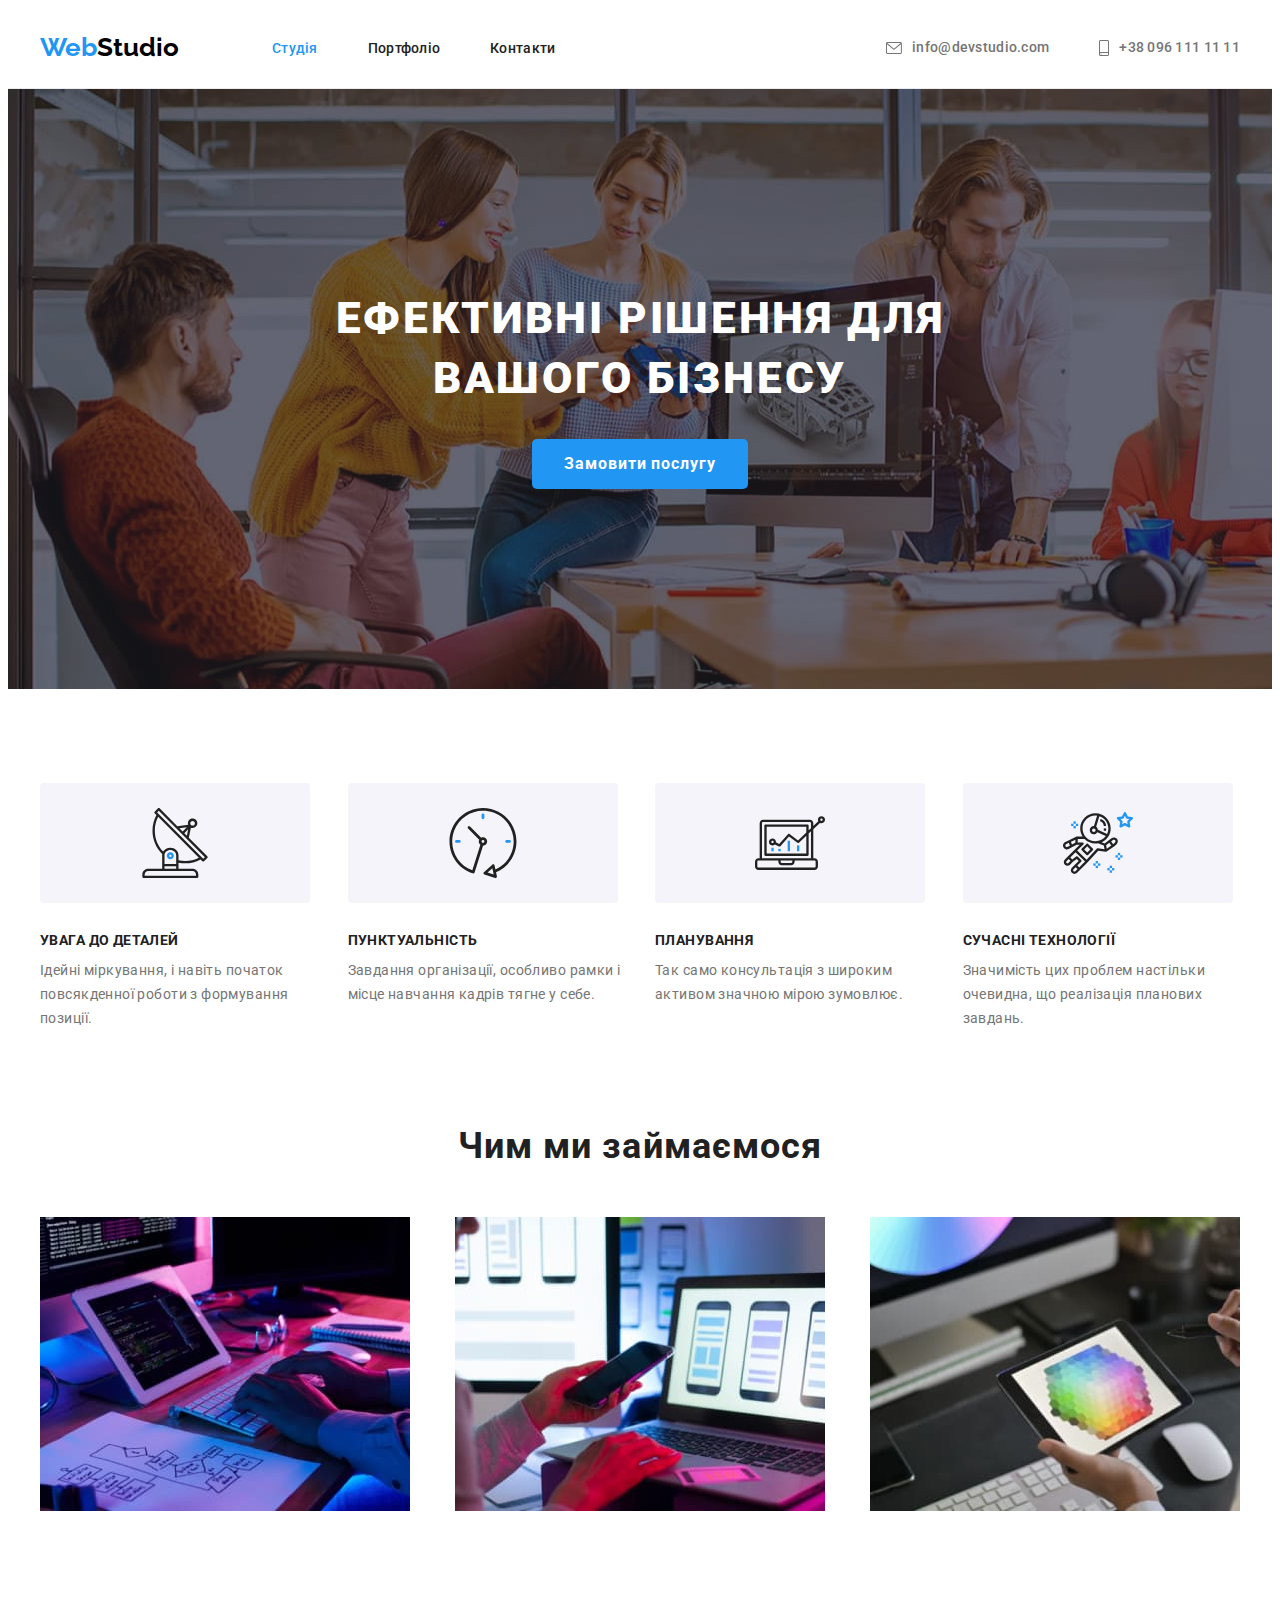
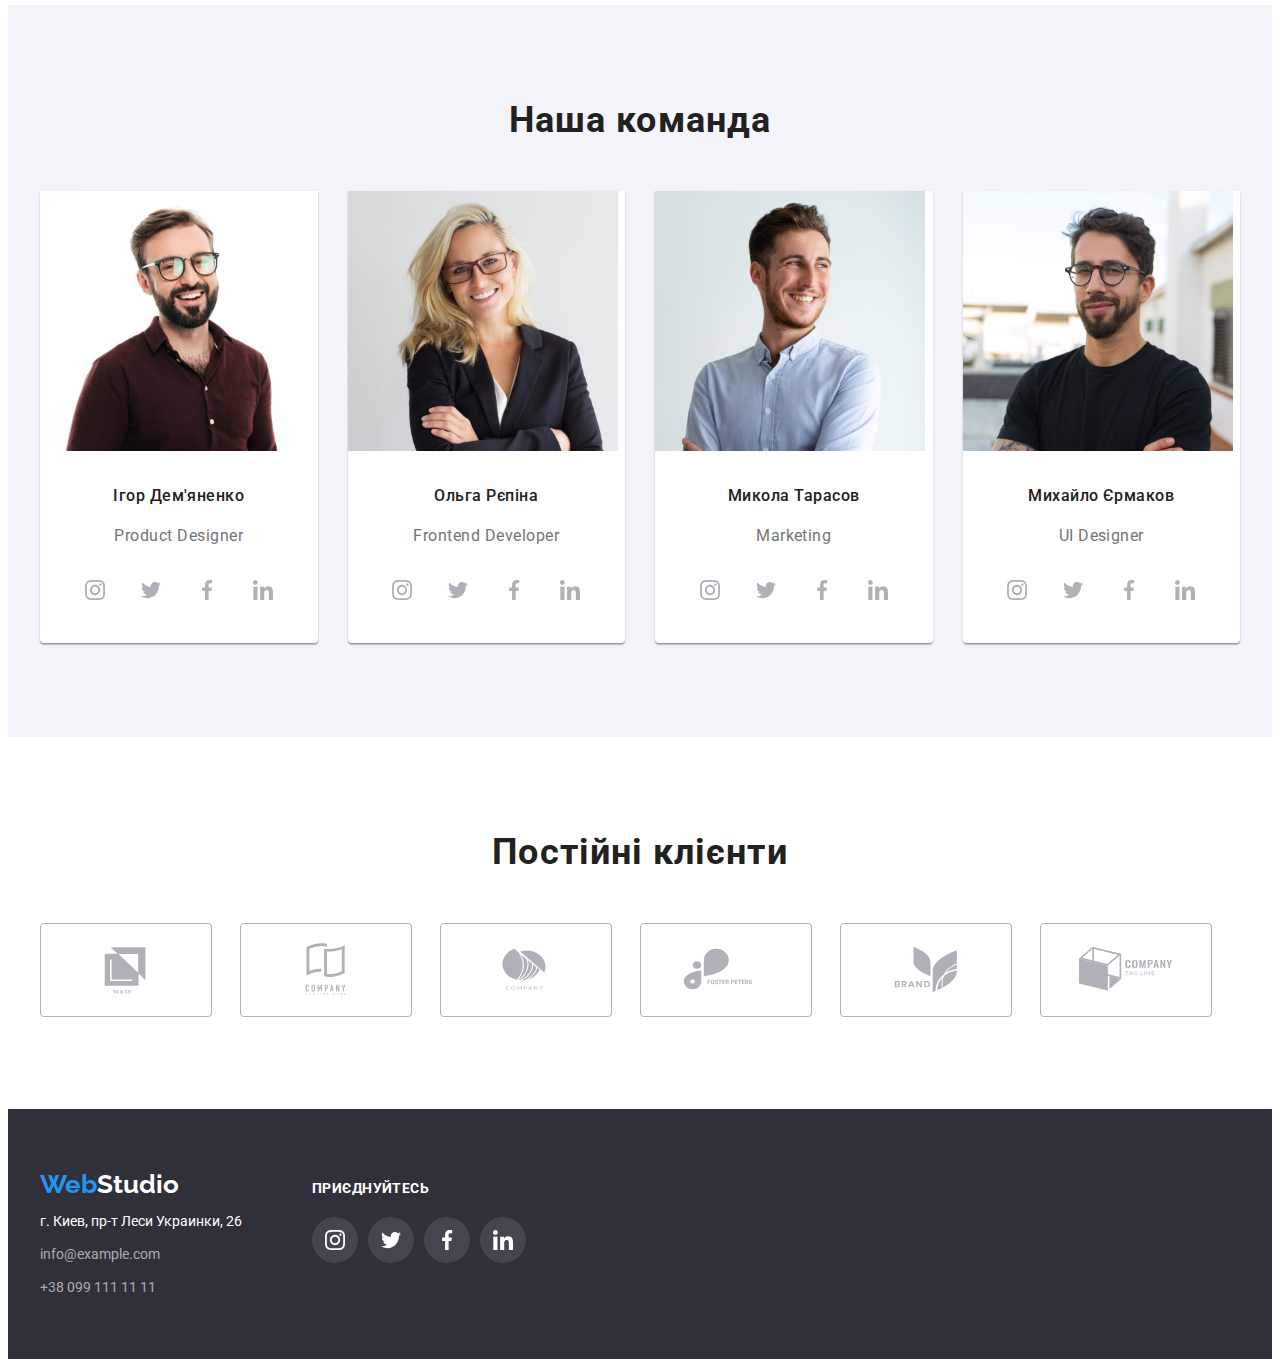
<file: index.html>
<!DOCTYPE html>
<html lang="en">
  <head>
    <meta charset="UTF-8" />
    <meta http-equiv="X-UA-Compatible" content="IE=edge" />
    <meta name="viewport" content="width=device-width, initial-scale=1.0" />
    <link rel="preconnect" href="https://fonts.googleapis.com" />
    <link rel="preconnect" href="https://fonts.gstatic.com" crossorigin />
    <link
      href="https://fonts.googleapis.com/css2?family=Raleway:wght@700&family=Roboto:wght@400;500;700;900&display=swap"
      rel="stylesheet"
    />
    <link
      rel="stylesheet"
      href="https://cdnjs.cloudflare.com/ajax/libs/modern-normalize/1.1.0/modern-normalize.min.css"
      integrity="sha512-wpPYUAdjBVSE4KJnH1VR1HeZfpl1ub8YT/NKx4PuQ5NmX2tKuGu6U/JRp5y+Y8XG2tV+wKQpNHVUX03MfMFn9Q=="
      crossorigin="anonymous"
      referrerpolicy="no-referrer"
    />
    <link rel="stylesheet" href="./css/styles.css" />
    <title>WebStudio</title>
  </head>
  <body>
    <!-- header -->
    <header class="top-header">
      <div class="container header-container">
        <nav class="site-nav">
          <a href="./index.html" class="logo"
            ><span class="logo-forepart">Web</span>Studio</a
          >
          <ul class="site-nav-list">
            <li class="site-nav-item">
              <a class="site-nav-link current" href="./index.html">Студія</a>
            </li>
            <li class="site-nav-item">
              <a class="site-nav-link" href="./portfolio.html">Портфоліо</a>
            </li>
            <li class="site-nav-item">
              <a class="site-nav-link" href="">Контакти</a>
            </li>
          </ul>
        </nav>
        <ul class="contacts-list">
          <li class="contacts-item">
            <a class="contacts-link link" href="mailto:info@devstudio.com"
              ><svg class="icon-mail" width="16" height="12">
                <use href="./images/sprite.svg#icon-envelope"></use>
              </svg>
              info@devstudio.com</a
            >
          </li>
          <li class="contacts-item">
            <a class="contacts-link link" href="tel:+380961111111"
              ><svg class="icon-tel" width="10" height="16">
                <use href="./images/sprite.svg#icon-smartphone"></use>
              </svg>
              +38 096 111 11 11</a
            >
          </li>
        </ul>
      </div>
    </header>
    <!-- main -->
    <main>
      <!-- hero -->
      <section class="hero-section">
        <div class="container">
          <h1 class="hero-title">Ефективні рішення для вашого бізнесу</h1>
          <button class="hero-btn" type="button">Замовити послугу</button>
        </div>
      </section>
      <!-- features -->
      <section class="features-section">
        <div class="container">
          <ul class="features-list">
            <li class="features-item">
              <div class="features-item-icon-container">
                <svg class="features-item-icon" width="70" height="70">
                  <use href="./images/sprite.svg#icon-antenna"></use>
                </svg>
              </div>
              <h3 class="features-title">увага до деталей</h3>
              <p class="features-desc">
                Ідейні міркування, і навіть початок повсякденної роботи з
                формування позиції.
              </p>
            </li>
            <li class="features-item">
              <div class="features-item-icon-container">
                <svg class="features-item-icon" width="70" height="70">
                  <use href="./images/sprite.svg#icon-clock"></use>
                </svg>
              </div>
              <h3 class="features-title">пунктуальність</h3>
              <p class="features-desc">
                Завдання організації, особливо рамки і місце навчання кадрів
                тягне у себе.
              </p>
            </li>
            <li class="features-item">
              <div class="features-item-icon-container">
                <svg class="features-item-icon" width="70" height="70">
                  <use href="./images/sprite.svg#icon-diagram"></use>
                </svg>
              </div>
              <h3 class="features-title">планування</h3>
              <p class="features-desc">
                Так само консультація з широким активом значною мірою зумовлює.
              </p>
            </li>
            <li class="features-item">
              <div class="features-item-icon-container">
                <svg class="features-item-icon" width="70" height="70">
                  <use href="./images/sprite.svg#icon-astronaut"></use>
                </svg>
              </div>
              <h3 class="features-title">сучасні технології</h3>
              <p class="features-desc">
                Значимість цих проблем настільки очевидна, що реалізація
                планових завдань.
              </p>
            </li>
          </ul>
        </div>
      </section>
      <!-- work -->
      <section class="work-section">
        <div class="container">
          <h2 class="section-title">Чим ми займаємося</h2>
          <ul class="work-list">
            <li class="work-item">
              <img
                src="./images/work/work-img-1.jpg"
                alt="Создание сайтов для ПК"
                width="370"
                height="294"
              />
            </li>
            <li class="work-item">
              <img
                src="./images/work/work-img-2.jpg"
                alt="Создание сайтов для телефонов"
                width="370"
                height="294"
              />
            </li>
            <li class="work-item">
              <img
                src="./images/work/work-img-3.jpg"
                alt="Создание сайтов для планшетов"
                width="370"
                height="294"
              />
            </li>
          </ul>
        </div>
      </section>
      <!-- team -->
      <section class="team-section">
        <div class="container">
          <h2 class="section-title">Наша команда</h2>
          <ul class="team-list">
            <li class="team-item">
              <img
                src="./images/team/team-1.jpg"
                alt="Ігор Дем'яненко"
                width="270"
                height="260"
              />
              <div class="team-card">
                <h3 class="team-card-title">Ігор Дем'яненко</h3>
                <p class="team-card-desc">Product Designer</p>
                <ul class="team-social-list">
                  <li class="team-social-item">
                    <a class="team-social-link" href="">
                      <svg class="team-social-icon" width="20" height="20">
                        <use href="./images/sprite.svg#icon-instagram"></use>
                      </svg>
                    </a>
                  </li>
                  <li class="team-social-item">
                    <a class="team-social-link" href="">
                      <svg class="team-social-icon" width="20" height="20">
                        <use href="./images/sprite.svg#icon-twitter"></use>
                      </svg>
                    </a>
                  </li>
                  <li class="team-social-item">
                    <a class="team-social-link" href="">
                      <svg class="team-social-icon" width="20" height="20">
                        <use href="./images/sprite.svg#icon-facebook"></use>
                      </svg>
                    </a>
                  </li>
                  <li class="team-social-item">
                    <a class="team-social-link" href="">
                      <svg class="team-social-icon" width="20" height="20">
                        <use href="./images/sprite.svg#icon-linkedin"></use>
                      </svg>
                    </a>
                  </li>
                </ul>
              </div>
            </li>
            <li class="team-item">
              <img
                src="./images/team/team-2.jpg"
                alt="Ольга Рєпіна"
                width="270"
                height="260"
              />
              <div class="team-card">
                <h3 class="team-card-title">Ольга Рєпіна</h3>
                <p class="team-card-desc">Frontend Developer</p>
                <ul class="team-social-list">
                  <li class="team-social-item">
                    <a class="team-social-link" href="">
                      <svg class="team-social-icon" width="20" height="20">
                        <use href="./images/sprite.svg#icon-instagram"></use>
                      </svg>
                    </a>
                  </li>
                  <li class="team-social-item">
                    <a class="team-social-link" href="">
                      <svg class="team-social-icon" width="20" height="20">
                        <use href="./images/sprite.svg#icon-twitter"></use>
                      </svg>
                    </a>
                  </li>
                  <li class="team-social-item">
                    <a class="team-social-link" href="">
                      <svg class="team-social-icon" width="20" height="20">
                        <use href="./images/sprite.svg#icon-facebook"></use>
                      </svg>
                    </a>
                  </li>
                  <li class="team-social-item">
                    <a class="team-social-link" href="">
                      <svg class="team-social-icon" width="20" height="20">
                        <use href="./images/sprite.svg#icon-linkedin"></use>
                      </svg>
                    </a>
                  </li>
                </ul>
              </div>
            </li>
            <li class="team-item">
              <img
                src="./images/team/team-3.jpg"
                alt="Микола Тарасов"
                width="270"
                height="260"
              />
              <div class="team-card">
                <h3 class="team-card-title">Микола Тарасов</h3>
                <p class="team-card-desc">Marketing</p>
                <ul class="team-social-list">
                  <li class="team-social-item">
                    <a class="team-social-link" href="">
                      <svg class="team-social-icon" width="20" height="20">
                        <use href="./images/sprite.svg#icon-instagram"></use>
                      </svg>
                    </a>
                  </li>
                  <li class="team-social-item">
                    <a class="team-social-link" href="">
                      <svg class="team-social-icon" width="20" height="20">
                        <use href="./images/sprite.svg#icon-twitter"></use>
                      </svg>
                    </a>
                  </li>
                  <li class="team-social-item">
                    <a class="team-social-link" href="">
                      <svg class="team-social-icon" width="20" height="20">
                        <use href="./images/sprite.svg#icon-facebook"></use>
                      </svg>
                    </a>
                  </li>
                  <li class="team-social-item">
                    <a class="team-social-link" href="">
                      <svg class="team-social-icon" width="20" height="20">
                        <use href="./images/sprite.svg#icon-linkedin"></use>
                      </svg>
                    </a>
                  </li>
                </ul>
              </div>
            </li>
            <li class="team-item">
              <img
                src="./images/team/team-4.jpg"
                alt="Михайло Єрмаков"
                width="270"
                height="260"
              />
              <div class="team-card">
                <h3 class="team-card-title">Михайло Єрмаков</h3>
                <p class="team-card-desc">UI Designer</p>
                <ul class="team-social-list">
                  <li class="team-social-item">
                    <a class="team-social-link" href="">
                      <svg class="team-social-icon" width="20" height="20">
                        <use href="./images/sprite.svg#icon-instagram"></use>
                      </svg>
                    </a>
                  </li>
                  <li class="team-social-item">
                    <a class="team-social-link" href="">
                      <svg class="team-social-icon" width="20" height="20">
                        <use href="./images/sprite.svg#icon-twitter"></use>
                      </svg>
                    </a>
                  </li>
                  <li class="team-social-item">
                    <a class="team-social-link" href="">
                      <svg class="team-social-icon" width="20" height="20">
                        <use href="./images/sprite.svg#icon-facebook"></use>
                      </svg>
                    </a>
                  </li>
                  <li class="team-social-item">
                    <a class="team-social-link" href="">
                      <svg class="team-social-icon" width="20" height="20">
                        <use href="./images/sprite.svg#icon-linkedin"></use>
                      </svg>
                    </a>
                  </li>
                </ul>
              </div>
            </li>
          </ul>
        </div>
      </section>
      <!-- clients -->
      <section class="clients-section">
        <div class="container">
          <h2 class="section-title">Постійні клієнти</h2>
          <ul class="clients-list">
            <li class="clients-item">
              <a class="clients-link" href="">
                <svg class="clients-icon" width="106" height="60">
                  <use href="./images/sprite.svg#icon-logo-1"></use>
                </svg>
              </a>
            </li>
            <li class="clients-item">
              <a class="clients-link" href="">
                <svg class="clients-icon" width="106" height="60">
                  <use href="./images/sprite.svg#icon-logo-2"></use>
                </svg>
              </a>
            </li>
            <li class="clients-item">
              <a class="clients-link" href="">
                <svg class="clients-icon" width="106" height="60">
                  <use href="./images/sprite.svg#icon-logo-3"></use>
                </svg>
              </a>
            </li>
            <li class="clients-item">
              <a class="clients-link" href="">
                <svg class="clients-icon" width="106" height="60">
                  <use href="./images/sprite.svg#icon-logo-4"></use>
                </svg>
              </a>
            </li>
            <li class="clients-item">
              <a class="clients-link" href="">
                <svg class="clients-icon" width="106" height="60">
                  <use href="./images/sprite.svg#icon-logo-5"></use>
                </svg>
              </a>
            </li>
            <li class="clients-item">
              <a class="clients-link" href="">
                <svg class="clients-icon" width="106" height="60">
                  <use href="./images/sprite.svg#icon-logo-6"></use>
                </svg>
              </a>
            </li>
          </ul>
        </div>
      </section>
    </main>
    <!-- footer -->
    <footer class="footer">
      <div class="footer-container container">
        <div class="footer-contacts">
          <a href="./index.html" class="logo"
            ><span class="logo-forepart">Web</span>Studio</a
          >
          <address class="studio-address">
            <ul class="footer-contacts-list list">
              <li class="footer-contacts-item">
                <a
                  href="https://goo.gl/maps/VdQWWz9B43m97snR7"
                  target="_blank"
                  rel="noreferrer noopener"
                  class="footer-contact-address"
                  >г. Киев, пр-т Леси Украинки, 26</a
                >
              </li>
              <li class="footer-contacts-item">
                <a href="mailto:info@example.com" class="footer-contact-mail"
                  >info@example.com</a
                >
              </li>
              <li class="footer-contacts-item">
                <a href="tel:+380991111111" class="footer-contact-tel"
                  >+38 099 111 11 11</a
                >
              </li>
            </ul>
          </address>
        </div>

        <!-- footer-social -->
        <div class="footer-social">
          <p class="footer-social-title">приєднуйтесь</p>
          <ul class="footer-social-list">
            <li class="footer-social-item">
              <a class="footer-social-link" href="">
                <svg class="footer-social-icon" width="20" height="20">
                  <use href="./images/sprite.svg#icon-instagram"></use>
                </svg>
              </a>
            </li>
            <li class="footer-social-item">
              <a class="footer-social-link" href="">
                <svg class="footer-social-icon" width="20" height="20">
                  <use href="./images/sprite.svg#icon-twitter"></use>
                </svg>
              </a>
            </li>
            <li class="footer-social-item">
              <a class="footer-social-link" href="">
                <svg class="footer-social-icon" width="20" height="20">
                  <use href="./images/sprite.svg#icon-facebook"></use>
                </svg>
              </a>
            </li>
            <li class="footer-social-item">
              <a class="footer-social-link" href="">
                <svg class="footer-social-icon" width="20" height="20">
                  <use href="./images/sprite.svg#icon-linkedin"></use>
                </svg>
              </a>
            </li>
          </ul>
        </div>
      </div>
    </footer>
  </body>
</html>
</file>
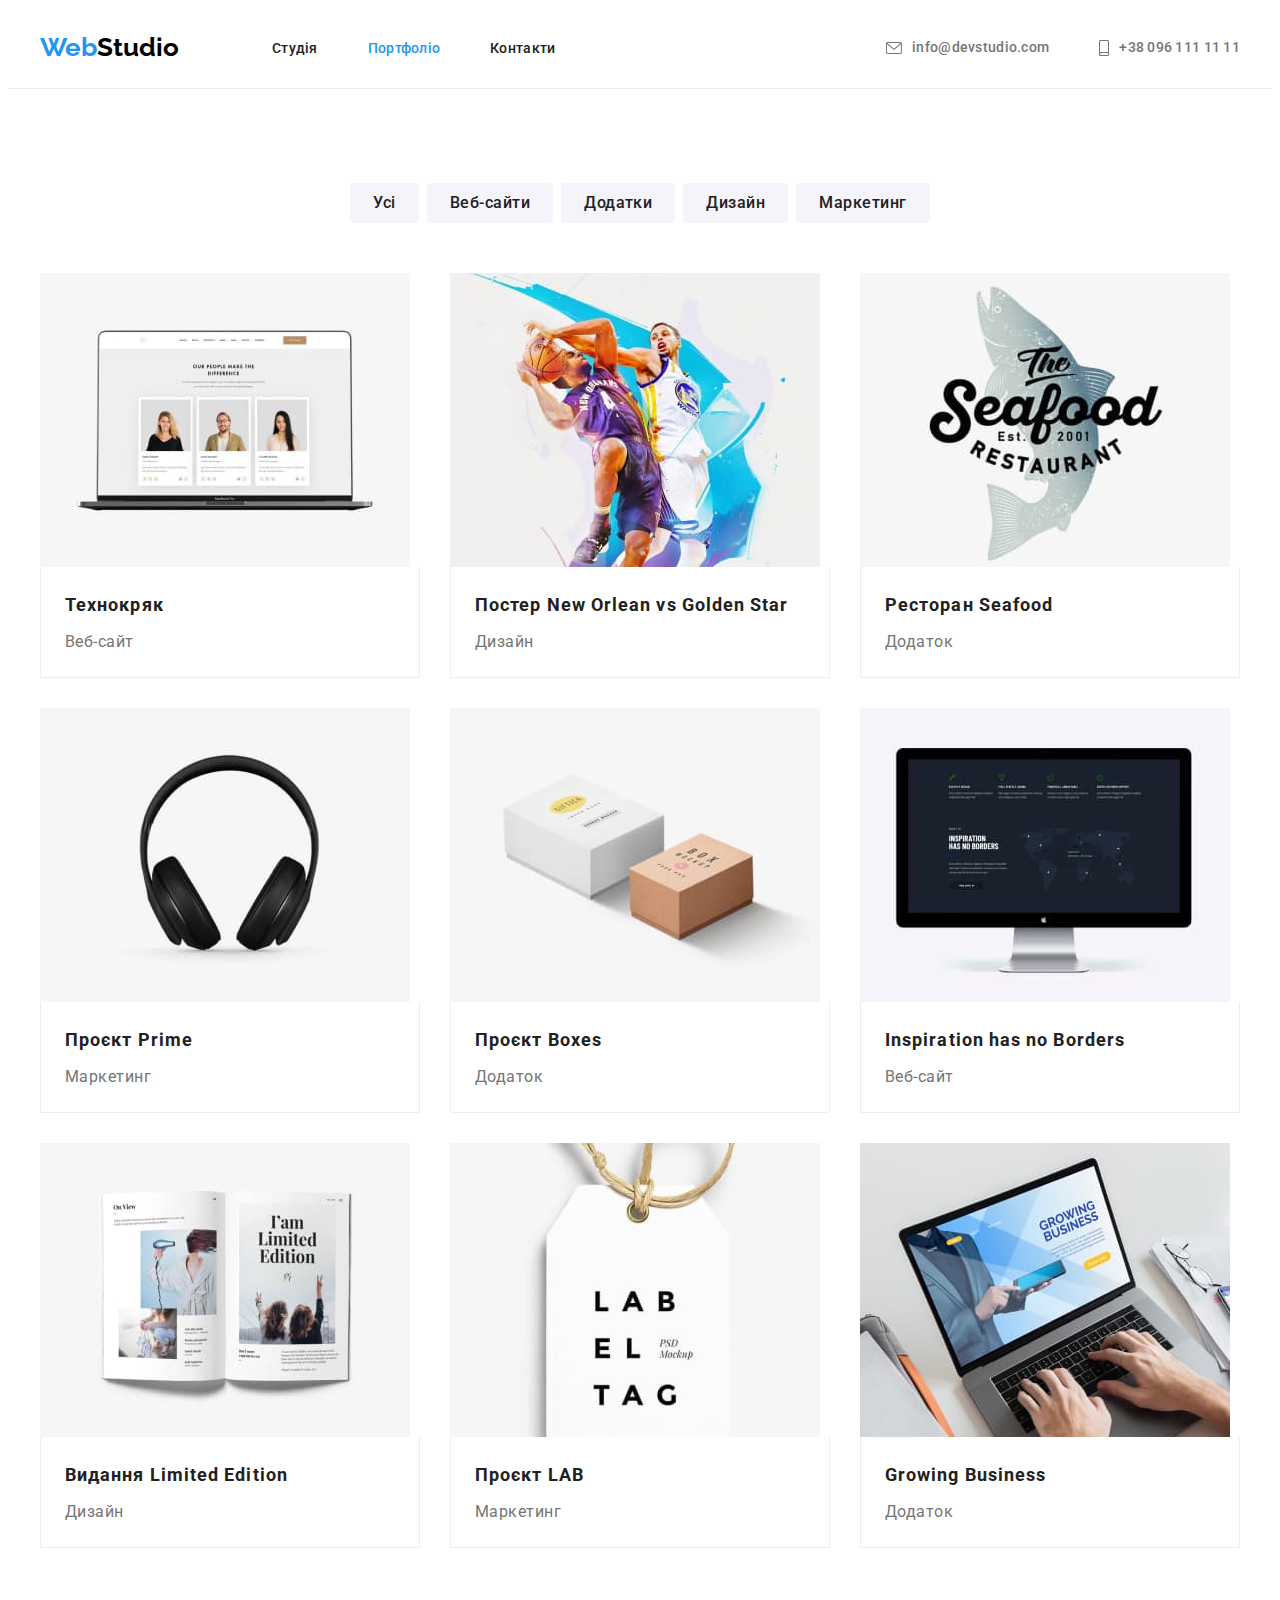
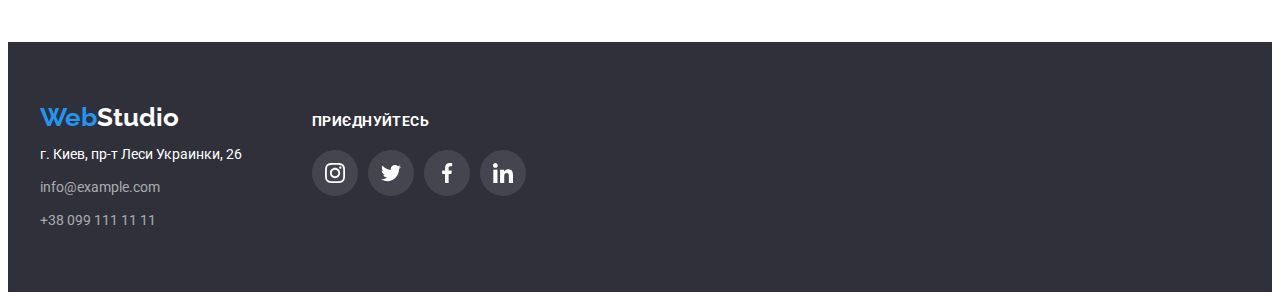
<file: portfolio.html>
<!DOCTYPE html>
<html lang="en">
  <head>
    <meta charset="UTF-8" />
    <meta http-equiv="X-UA-Compatible" content="IE=edge" />
    <meta name="viewport" content="width=device-width, initial-scale=1.0" />
    <link rel="preconnect" href="https://fonts.googleapis.com" />
    <link rel="preconnect" href="https://fonts.gstatic.com" crossorigin />
    <link
      href="https://fonts.googleapis.com/css2?family=Raleway:wght@700&family=Roboto:wght@400;500;700;900&display=swap"
      rel="stylesheet"
    />
    <link
      rel="stylesheet"
      href="https://cdnjs.cloudflare.com/ajax/libs/modern-normalize/1.1.0/modern-normalize.min.css"
      integrity="sha512-wpPYUAdjBVSE4KJnH1VR1HeZfpl1ub8YT/NKx4PuQ5NmX2tKuGu6U/JRp5y+Y8XG2tV+wKQpNHVUX03MfMFn9Q=="
      crossorigin="anonymous"
      referrerpolicy="no-referrer"
    />
    <link rel="stylesheet" href="./css/styles.css" />
    <title>portfolio</title>
  </head>
  <body>
    <!-- header -->
    <header class="top-header">
      <div class="container header-container">
        <nav class="site-nav">
          <a href="./index.html" class="logo"
            ><span class="logo-forepart">Web</span>Studio</a
          >
          <ul class="site-nav-list">
            <li class="site-nav-item">
              <a class="site-nav-link" href="./index.html">Студія</a>
            </li>
            <li class="site-nav-item">
              <a class="site-nav-link current" href="./portfolio.html"
                >Портфоліо</a
              >
            </li>
            <li class="site-nav-item">
              <a class="site-nav-link" href="">Контакти</a>
            </li>
          </ul>
        </nav>
        <ul class="contacts-list">
          <li class="contacts-item">
            <a class="contacts-link link" href="mailto:info@devstudio.com"
              ><svg class="icon-mail" width="16" height="12">
                <use href="./images/sprite.svg#icon-envelope"></use>
              </svg>
              info@devstudio.com</a
            >
          </li>
          <li class="contacts-item">
            <a class="contacts-link link" href="tel:+380961111111"
              ><svg class="icon-tel" width="10" height="16">
                <use href="./images/sprite.svg#icon-smartphone"></use>
              </svg>
              +38 096 111 11 11</a
            >
          </li>
        </ul>
      </div>
    </header>

    <!-- portfolio filters -->
    <main>
      <section class="portfolio-section">
        <div class="container">
          <ul class="portfolio-filters-list">
            <li class="portfolio-filters-item">
              <button class="portfolio-filters-btn" type="button">Усі</button>
            </li>
            <li class="portfolio-filters-item">
              <button class="portfolio-filters-btn" type="button">
                Веб-сайти
              </button>
            </li>
            <li class="portfolio-filters-item">
              <button class="portfolio-filters-btn" type="button">
                Додатки
              </button>
            </li>
            <li class="portfolio-filters-item">
              <button class="portfolio-filters-btn" type="button">
                Дизайн
              </button>
            </li>
            <li class="portfolio-filters-item">
              <button class="portfolio-filters-btn" type="button">
                Маркетинг
              </button>
            </li>
          </ul>

          <!-- portfolio projects -->
          <ul class="portfolio-prj-list">
            <li class="portfolio-prj-item">
              <a href="" class="portfolio-prj-link"
                ><img
                  src="./images/portfolio/portf-img-1.jpg"
                  alt="Страница веб-сайта Технокряк"
                  width="370"
                  height="294"
                />
                <div class="portfolio-prj-card">
                  <h3 class="portfolio-prj-title">Технокряк</h3>
                  <p class="portfolio-prj-desc">Веб-сайт</p>
                </div>
              </a>
            </li>
            <li class="portfolio-prj-item">
              <a href="" class="portfolio-prj-link"
                ><img
                  src="./images/portfolio/portf-img-2.jpg"
                  alt="Постер New Orlean vs Golden Star"
                  width="370"
                  height="294"
                />
                <div class="portfolio-prj-card">
                  <h3 class="portfolio-prj-title">
                    Постер New Orlean vs Golden Star
                  </h3>
                  <p class="portfolio-prj-desc">Дизайн</p>
                </div>
              </a>
            </li>
            <li class="portfolio-prj-item">
              <a href="" class="portfolio-prj-link"
                ><img
                  src="./images/portfolio/portf-img-3.jpg"
                  alt="Логотип приложения ресторана Seafood"
                  width="370"
                  height="294"
                />
                <div class="portfolio-prj-card">
                  <h3 class="portfolio-prj-title">Ресторан Seafood</h3>
                  <p class="portfolio-prj-desc">Додаток</p>
                </div>
              </a>
            </li>
            <li class="portfolio-prj-item">
              <a href="" class="portfolio-prj-link"
                ><img
                  src="./images/portfolio/portf-img-4.jpg"
                  alt="Наушники"
                  width="370"
                  height="294"
                />
                <div class="portfolio-prj-card">
                  <h3 class="portfolio-prj-title">Проєкт Prime</h3>
                  <p class="portfolio-prj-desc">Маркетинг</p>
                </div>
              </a>
            </li>
            <li class="portfolio-prj-item">
              <a href="" class="portfolio-prj-link"
                ><img
                  src="./images/portfolio/portf-img-5.jpg"
                  alt="Приложение для проекта Boxes"
                  width="370"
                  height="294"
                />
                <div class="portfolio-prj-card">
                  <h3 class="portfolio-prj-title">Проєкт Boxes</h3>
                  <p class="portfolio-prj-desc">Додаток</p>
                </div>
              </a>
            </li>
            <li class="portfolio-prj-item">
              <a href="" class="portfolio-prj-link"
                ><img
                  src="./images/portfolio/portf-img-6.jpg"
                  alt="Веб-сайт Inspiration has no Borders"
                  width="370"
                  height="294"
                />
                <div class="portfolio-prj-card">
                  <h3 class="portfolio-prj-title">
                    Inspiration has no Borders
                  </h3>
                  <p class="portfolio-prj-desc">Веб-сайт</p>
                </div>
              </a>
            </li>
            <li class="portfolio-prj-item">
              <a href="" class="portfolio-prj-link"
                ><img
                  src="./images/portfolio/portf-img-7.jpg"
                  alt="Дизайн страницы журнала"
                  width="370"
                  height="294"
                />
                <div class="portfolio-prj-card">
                  <h3 class="portfolio-prj-title">Видання Limited Edition</h3>
                  <p class="portfolio-prj-desc">Дизайн</p>
                </div>
              </a>
            </li>
            <li class="portfolio-prj-item">
              <a href="" class="portfolio-prj-link"
                ><img
                  src="./images/portfolio/portf-img-8.jpg"
                  alt="Проект LAB"
                  width="370"
                  height="294"
                />
                <div class="portfolio-prj-card">
                  <h3 class="portfolio-prj-title">Проєкт LAB</h3>
                  <p class="portfolio-prj-desc">Маркетинг</p>
                </div>
              </a>
            </li>
            <li class="portfolio-prj-item">
              <a href="" class="portfolio-prj-link"
                ><img
                  src="./images/portfolio/portf-img-9.jpg"
                  alt="Приложение Growing Business"
                  width="370"
                  height="294"
                />
                <div class="portfolio-prj-card">
                  <h3 class="portfolio-prj-title">Growing Business</h3>
                  <p class="portfolio-prj-desc">Додаток</p>
                </div>
              </a>
            </li>
          </ul>
        </div>
      </section>
    </main>
    <!-- footer -->
    <footer class="footer">
      <div class="footer-container container">
        <div class="footer-contacts">
          <a href="./index.html" class="logo"
            ><span class="logo-forepart">Web</span>Studio</a
          >
          <address class="studio-address">
            <ul class="footer-contacts-list list">
              <li class="footer-contacts-item">
                <a
                  href="https://goo.gl/maps/VdQWWz9B43m97snR7"
                  target="_blank"
                  rel="noreferrer noopener"
                  class="footer-contact-address"
                  >г. Киев, пр-т Леси Украинки, 26</a
                >
              </li>
              <li class="footer-contacts-item">
                <a href="mailto:info@example.com" class="footer-contact-mail"
                  >info@example.com</a
                >
              </li>
              <li class="footer-contacts-item">
                <a href="tel:+380991111111" class="footer-contact-tel"
                  >+38 099 111 11 11</a
                >
              </li>
            </ul>
          </address>
        </div>

        <!-- footer-social -->
        <div class="footer-social">
          <p class="footer-social-title">приєднуйтесь</p>
          <ul class="footer-social-list">
            <li class="footer-social-item">
              <a class="footer-social-link" href="">
                <svg class="footer-social-icon" width="20" height="20">
                  <use href="./images/sprite.svg#icon-instagram"></use>
                </svg>
              </a>
            </li>
            <li class="footer-social-item">
              <a class="footer-social-link" href="">
                <svg class="footer-social-icon" width="20" height="20">
                  <use href="./images/sprite.svg#icon-twitter"></use>
                </svg>
              </a>
            </li>
            <li class="footer-social-item">
              <a class="footer-social-link" href="">
                <svg class="footer-social-icon" width="20" height="20">
                  <use href="./images/sprite.svg#icon-facebook"></use>
                </svg>
              </a>
            </li>
            <li class="footer-social-item">
              <a class="footer-social-link" href="">
                <svg class="footer-social-icon" width="20" height="20">
                  <use href="./images/sprite.svg#icon-linkedin"></use>
                </svg>
              </a>
            </li>
          </ul>
        </div>
      </div>
    </footer>
  </body>
</html>
</file>
<file: css/styles.css>
:root {
  --accent-color: #2196f3;
  --accent-color2: #757575;
  --accent-color3: #ffffff;
  --icon-fill: #afb1b8;
  --main-font: "Roboto", sans-serif;
  --secondary-font: Raleway, sans-serif;
  --accent-bg-color: #2f303a;
}
html {
  box-sizing: border-box;
}
h1,
h2,
h3,
p {
  margin-bottom: 0;
  margin-top: 0;
}
ul,
ol {
  margin-top: 0;
  margin-bottom: 0;
  padding-left: 0;
  list-style: none;
}
img {
  display: block;
}
.link {
  text-decoration: none;
}
body {
  font-family: var(--main-font);
}
.container {
  width: 1200px;
  margin-left: auto;
  margin-right: auto;
  padding-left: 15px;
  padding-right: 15px;
}
/* header */
.top-header {
  padding-top: 24px;
  padding-bottom: 25px;
  background-color: var(--accent-color3);
  border-bottom: 1px solid #ececec;
}
.header-container {
  display: flex;
}
/* sit-nav */
.site-nav {
  display: flex;
  align-items: center;
}
.site-nav-list {
  display: flex;
  align-items: center;
}
.site-nav-item:not(:last-child) {
  margin-right: 50px;
}
.site-nav-link {
  font-weight: 500;
  font-size: 14px;
  line-height: 1.14;
  letter-spacing: 0.02em;
  color: #212121;
  text-decoration: none;

  /* padding-top: 32px;
  padding-bottom: 32px; */
}
.site-nav-link:hover,
.site-nav-link:focus {
  color: var(--accent-color);
}
.site-nav-link.current {
  color: var(--accent-color);
}
/* contacts-list */
.contacts-list {
  display: flex;
  align-items: center;
  margin-left: auto;
}
.contacts-item:not(:last-child) {
  margin-right: 50px;
}
.contacts-link {
  font-weight: 500;
  font-size: 14px;
  line-height: 1.14;
  letter-spacing: 0.02em;
  color: var(--accent-color2);

  display: flex;
  justify-content: center;
  align-items: center;
}
.contacts-link:hover,
.contacts-link:focus {
  color: var(--accent-color);
}
.icon-mail {
  margin-right: 10px;
  fill: var(--accent-color2);
}
.contacts-link:hover .icon-mail,
.contacts-link:focus .icon-mail {
  fill: var(--accent-color);
}
.icon-tel {
  margin-right: 10px;
  fill: var(--accent-color2);
}
.contacts-link:hover .icon-tel,
.contacts-link:focus .icon-tel {
  fill: var(--accent-color);
}
/* /header */

/* hero */
.hero-section {
  background-image: linear-gradient(
      rgba(47, 48, 58, 0.4),
      rgba(47, 48, 58, 0.4)
    ),
    url(../images/bg-img.jpg);
  background-repeat: no-repeat;
  background-size: cover;
  max-width: 1600px;
  background-color: var(--accent-bg-color);
  /* justify-content: center; */
  padding-top: 200px;
  padding-bottom: 200px;
  margin: 0 auto;
}
.hero-title {
  font-weight: 900;
  font-size: 44px;
  line-height: 1.36;
  text-align: center;
  letter-spacing: 0.06em;
  text-transform: uppercase;
  color: var(--accent-color3);

  max-width: 696px;
  margin-left: auto;
  margin-right: auto;
  margin-bottom: 30px;
}
.hero-btn {
  background-color: var(--accent-color);
  cursor: pointer;
  font-family: var(--main-font);
  font-weight: 700;
  font-size: 16px;
  line-height: 1.87;
  display: flex;
  align-items: center;
  text-align: center;
  letter-spacing: 0.06em;
  color: var(--accent-color3);

  margin-left: auto;
  margin-right: auto;
  min-width: 216px;
  min-height: 50px;
  border: none;
  border-radius: 5px;
  padding: 10px 32px;
}
.hero-btn:hover,
.hero-btn:focus {
  background-color: #188ce8;
}
/* /hero */
/* features */
.features-section {
  padding-top: 94px;
  padding-bottom: 94px;
  background-color: var(--accent-color3);
}
.features-list {
  display: flex;
}
.features-item {
  flex-basis: calc((100% - 90px) / 4);
}
.features-item:not(:last-child) {
  margin-right: 30px;
}
.features-item-icon-container {
  display: flex;
  justify-content: center;
  align-items: center;
  margin-bottom: 30px;
  width: 270px;
  height: 120px;
  background-color: #f5f4fa;
  border-radius: 4px;
}

.features-title {
  font-weight: 700;
  font-size: 14px;
  line-height: 1.14;
  letter-spacing: 0.03em;
  text-transform: uppercase;
  color: #212121;
  margin-bottom: 10px;
}
.features-desc {
  font-weight: 400;
  font-size: 14px;
  line-height: 1.71;
  letter-spacing: 0.03em;
  color: var(--accent-color2);
}
/* /features */
.section-title {
  font-weight: 700;
  font-size: 36px;
  line-height: 1.17;
  text-align: center;
  letter-spacing: 0.03em;
  color: #212121;
  margin-bottom: 50px;
}
/* work */
.work-section {
  padding-bottom: 94px;
  background-color: var(--accent-color3);
}
.work-list {
  display: flex;
  justify-content: space-between;
}
/* team */
.team-section {
  padding-top: 94px;
  padding-bottom: 94px;
  background-color: #f5f4fa;
}
/* вариант #1 */
/* .team-list {
  display: flex;
  justify-content: space-between;
} */

/* вариант #2 */
.team-list {
  display: flex;
  margin-top: -30px;
  margin-left: -30px;
}
.team-item {
  background-color: var(--accent-color3);
  margin-top: 30px;
  margin-left: 30px;
  flex-basis: calc((100% - 120px) / 4);
  background: #ffffff;

  /* material shadow v1 */

  box-shadow: 0px 1px 3px rgba(0, 0, 0, 0.12), 0px 1px 1px rgba(0, 0, 0, 0.14),
    0px 2px 1px rgba(0, 0, 0, 0.2);
  border-radius: 0px 0px 4px 4px;
}
.team-card {
  padding-left: 10px;
  padding-right: 10px;
  padding-top: 30px;
  padding-bottom: 30px;
}
.team-card-title {
  font-weight: 500;
  font-size: 16px;
  line-height: 1.87;
  text-align: center;
  letter-spacing: 0.03em;
  color: #212121;
  margin-bottom: 10px;
}
.team-card-desc {
  font-weight: 400;
  font-size: 16px;
  line-height: 1.87;
  text-align: center;
  letter-spacing: 0.03em;
  color: var(--accent-color2);
}
.team-social-list {
  display: flex;
  justify-content: center;
  align-items: center;
}
.team-social-item:not(:last-child) {
  margin-right: 10px;
}
.team-social-link {
  margin-top: 16px;
  display: flex;
  align-items: center;
  justify-content: center;
  width: 44px;
  height: 44px;
  border-radius: 50%;
  border: 1px solid transparent;
  cursor: pointer;
}
.team-social-link:hover,
.team-social-link:focus {
  background-color: var(--accent-color);
}
.team-social-icon {
  fill: var(--icon-fill);
}
.team-social-link:hover .team-social-icon,
.team-social-link:focus .team-social-icon {
  fill: var(--accent-color3);
}

/* /team */

/* clients */

.clients-section {
  padding-top: 94px;
  padding-bottom: 94px;
  /* background-color: #f5f5f5; */
}
.clients-list {
  display: flex;
}
.clients-item {
  width: 170px;
  height: 92px;
}
.clients-item:not(:last-child) {
  margin-right: 30px;
}
.clients-link {
  width: 100%;
  height: 100%;
  display: flex;
  justify-content: center;
  align-items: center;
  border: 1px solid var(--icon-fill);
  border-radius: 4px;
}
.clients-link:hover,
.clients-link:focus {
  border: 1px solid var(--accent-color);
}
.clients-icon {
  fill: var(--icon-fill);
}
.clients-link:hover .clients-icon,
.clients-link:focus .clients-icon {
  fill: var(--accent-color);
}

/* footer */
.footer {
  padding-top: 60px;
  padding-bottom: 60px;
  background-color: var(--accent-bg-color);
}
.footer-container {
  display: flex;
  align-items: baseline;
}
.footer-contacts {
  margin-right: 70px;
}
.footer-contacts-item:not(:last-child) {
  margin-bottom: 9px;
}

.studio-address {
  font-style: inherit;
}
.footer-contact-address {
  font-style: inherit;
  font-size: 14px;
  line-height: 1.7;
  text-decoration: none;
  color: var(--accent-color3);
}
.footer-contact-mail,
.footer-contact-tel {
  font-style: inherit;
  font-size: 14px;
  line-height: 1.7;
  text-decoration: none;
  color: rgba(255, 255, 255, 0.6);
}

.footer-contact-address:hover,
.footer-contact-address:focus {
  color: var(--accent-color);
}

.footer-contact-mail:hover,
.footer-contact-mail:focus {
  color: var(--accent-color);
}

.footer-contact-tel:hover,
.footer-contact-tel:focus {
  color: var(--accent-color);
}
.footer-social-title {
  font-weight: 700;
  font-size: 14px;
  line-height: 1.14;
  letter-spacing: 0.03em;
  text-transform: uppercase;
  color: var(--accent-color3);
  margin-bottom: 20px;
}
.footer-social-list {
  display: flex;
  align-items: center;
}
.footer-social-link {
  display: flex;
  align-items: center;
  justify-content: center;
  width: 44px;
  height: 44px;
  border-radius: 50%;
  border: 1px solid transparent;
  cursor: pointer;
  background-color: rgba(255, 255, 255, 0.1);
}
.footer-social-item:not(:last-child) {
  margin-right: 10px;
}
.footer-social-link:hover,
.footer-social-link:focus {
  background-color: var(--accent-color);
}
.footer-social-icon {
  fill: var(--accent-color3);
}
/* logo */
.logo {
  margin-right: 93px;

  font-family: var(--secondary-font);
  font-weight: 700;
  font-size: 26px;
  line-height: 1.2;
  text-decoration: none;
}

.logo-forepart {
  color: var(--accent-color);
}

.top-header .logo {
  color: #000000;
}

.footer .logo {
  display: inline-block;
  margin-right: 0;
  margin-bottom: 10px;
  color: var(--accent-color3);
}
/* /logo */

/* portfolio */
.portfolio-section {
  padding-top: 94px;
  padding-bottom: 94px;
}
.portfolio-filters-list {
  display: flex;
  justify-content: center;
  margin-bottom: 50px;
}
.portfolio-filters-item:not(:last-child) {
  margin-right: 8px;
}
.portfolio-filters-btn {
  cursor: pointer;
  font-family: var(--main-font);
  font-weight: 500;
  font-size: 16px;
  line-height: 1.62;
  text-align: center;
  letter-spacing: 0.03em;
  color: #212121;
  background: #f5f4fa;

  border: 1px solid transparent;
  border-radius: 4px;

  padding: 6px 22px;
}
.portfolio-filters-btn:hover,
.portfolio-filters-btn:focus {
  background-color: var(--accent-color);
  color: var(--accent-color3);
  box-shadow: 0px 3px 1px rgba(0, 0, 0, 0.1), 0px 1px 2px rgba(0, 0, 0, 0.08),
    0px 2px 2px rgba(0, 0, 0, 0.12);
  border-radius: 4px;
}
/* вариант #1 */
/* .portfolio-prj-list {
  display: flex;
  flex-wrap: wrap;
  margin: -15px;
  margin-right: -15px;
}
.portfolio-prj-item {
  margin: 15px;
} */

/* вариант #2  */
/* .portfolio-prj-list {
  display: flex;
  flex-wrap: wrap;
  margin-left: -30px;
  margin-top: -30px;
}
.portfolio-prj-item {
  margin-left: 30px;
  margin-top: 30px;
} */

/* вариант #3 */
.portfolio-prj-list {
  display: flex;
  flex-wrap: wrap;
  margin-left: -30px;
  margin-top: -30px;
}
.portfolio-prj-item {
  margin-left: 30px;
  margin-top: 30px;
  flex-basis: calc((100% - 90px) / 3);
}
.portfolio-prj-card {
  padding-left: 24px;
  padding-right: 24px;
  padding-bottom: 20px;
  padding-top: 20px;
  border-left: 1px solid #eeeeee;
  border-right: 1px solid #eeeeee;
  border-bottom: 1px solid #eeeeee;
}
.portfolio-prj-title {
  font-weight: 700;
  font-size: 18px;
  line-height: 2;
  letter-spacing: 0.06em;
  color: #212121;

  margin-bottom: 4px;
}
.portfolio-prj-desc {
  font-weight: 400;
  font-size: 16px;
  line-height: 1.87;
  letter-spacing: 0.03em;
  color: var(--accent-color2);
}
.portfolio-prj-link {
  display: block;
  text-decoration: none;
}
.portfolio-prj-link:hover,
.portfolio-prj-link:focus {
  box-shadow: 0px 1px 1px rgba(0, 0, 0, 0.12), 0px 4px 4px rgba(0, 0, 0, 0.06),
    1px 4px 6px rgba(0, 0, 0, 0.16);
}
</file>
